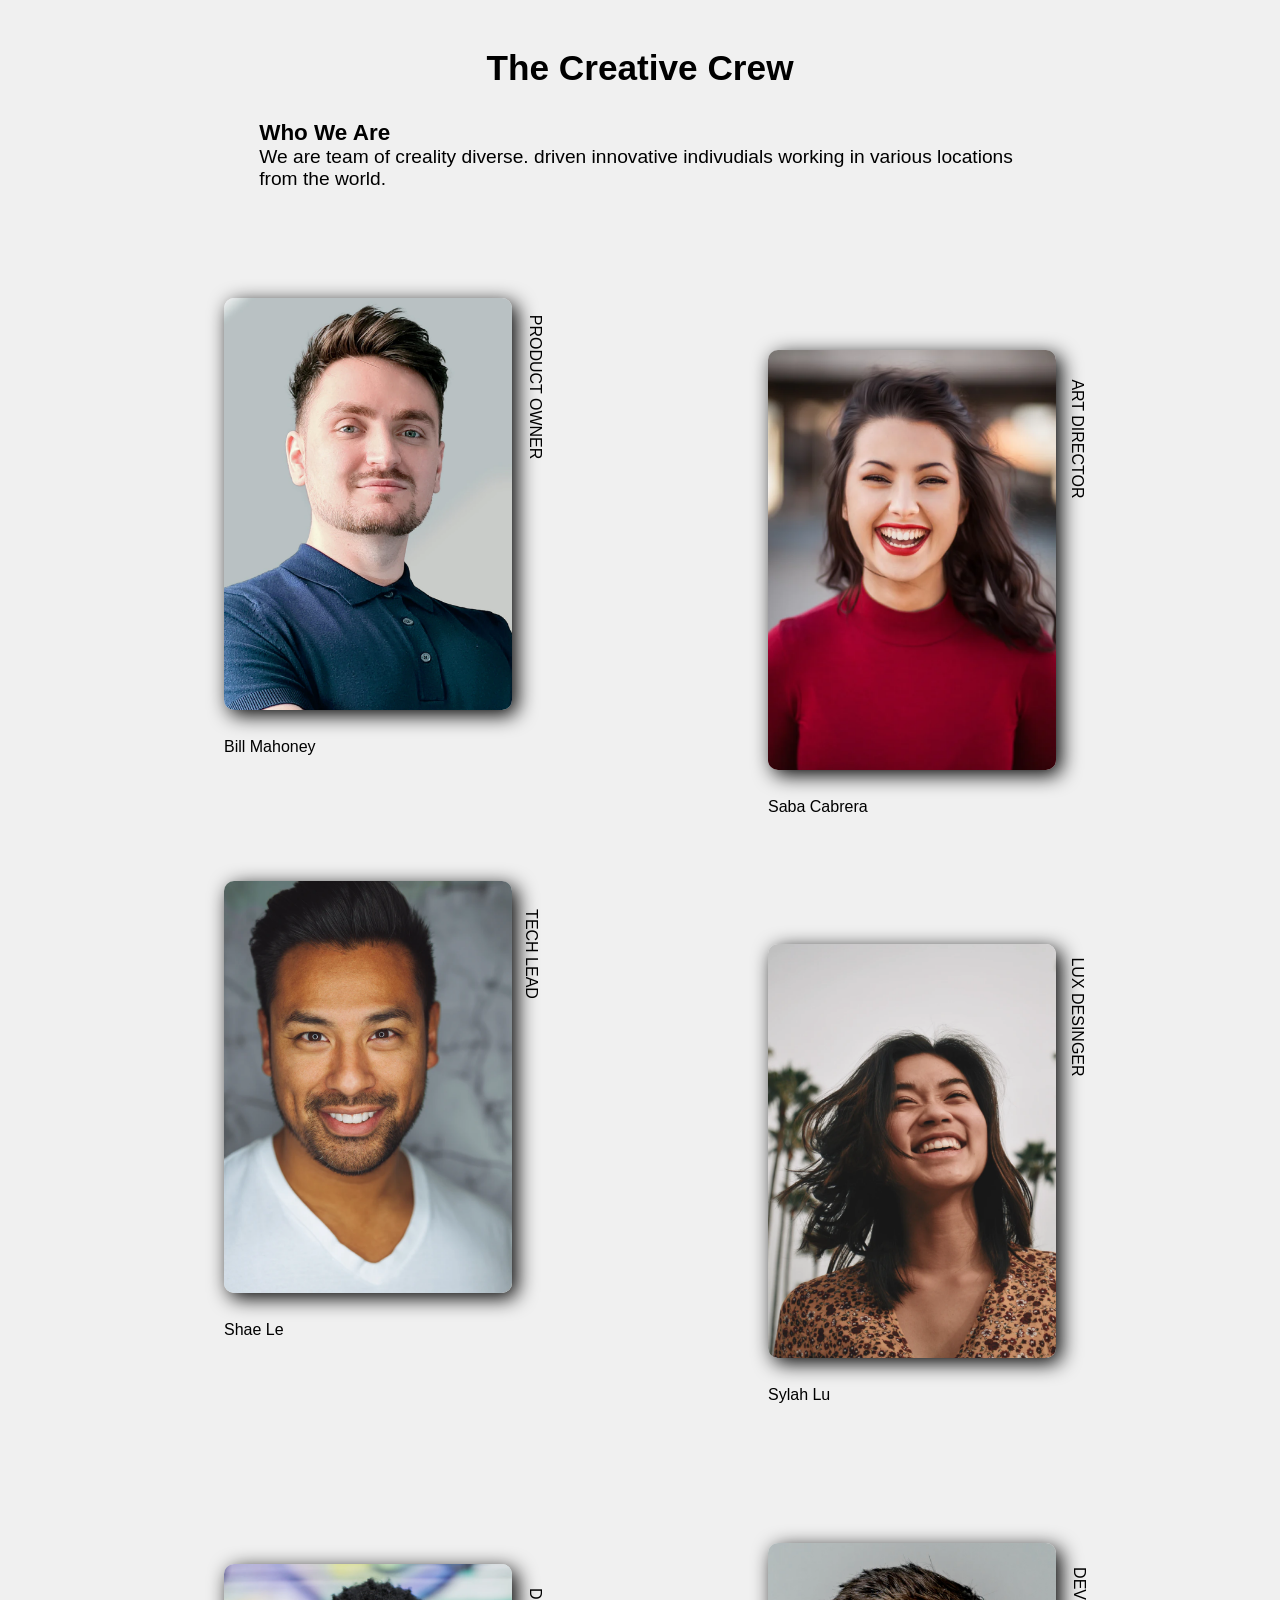
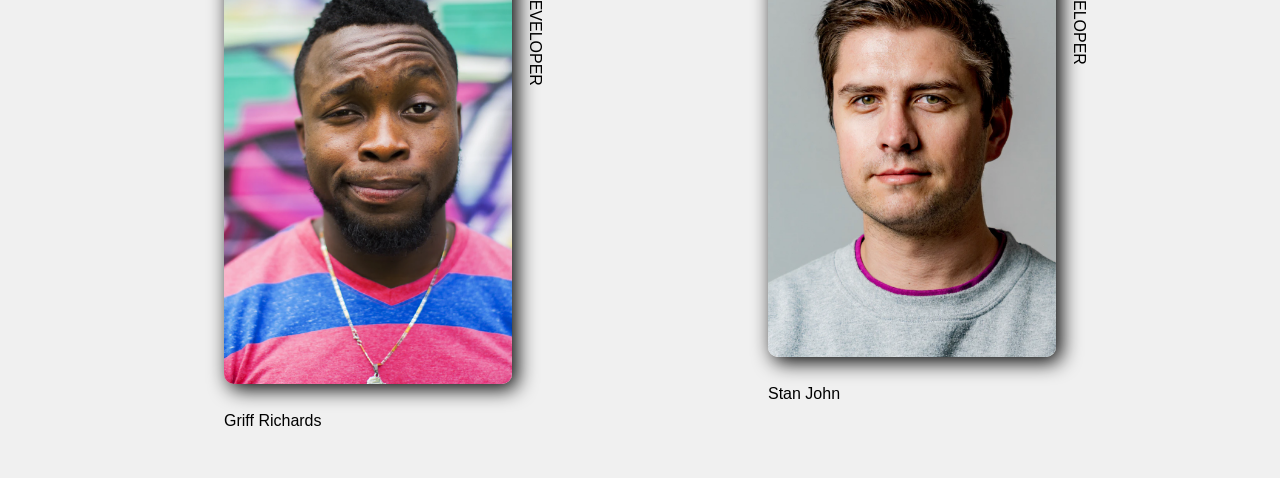
<file: index.html>
<!DOCTYPE html>
<html lang="en">
  <head>
    <meta charset="UTF-8" />
    <meta http-equiv="X-UA-Compatible" content="IE=edge" />
    <meta name="viewport" content="width=device-width, initial-scale=1.0" />
    <title>Team Member</title>
    <link rel="stylesheet" href="./style.css" />
  </head>
  <body>
    <header>
      <div class="header1"><h1>The Creative Crew</h1></div>
      <div class="header2">
        <h3>Who We Are</h3>
        <p>
          We are team of creality diverse. driven innovative indivudials working
          in various locations from the world.
        </p>
      </div>
    </header>
    <main>
      <div class="card">
        <div class="card1">
          <div><img src="./img/photo1.png" alt="" /></div>
          <div class="name">Bill Mahoney</div>
          <div class="job">PRODUCT OWNER</div>
        </div>
      </div>
      <div class="card">
        <div class="card2">
          <div><img src="./img/photo2.png" alt="" /></div>
          <div class="name">Saba Cabrera</div>
          <div class="job">ART DIRECTOR</div>
        </div>
      </div>
      <div class="card">
        <div class="card3">
          <div><img src="./img/photo3.png" alt="" /></div>
          <div class="name">Shae Le</div>
          <div class="job">TECH LEAD</div>
        </div>
      </div>
      <div class="card">
        <div class="card4">
          <div><img src="./img/photo4.png" alt="" /></div>
          <div class="name">Sylah Lu</div>
          <div class="job">LUX DESINGER</div>
        </div>
      </div>
      <div class="card">
        <div class="card5">
          <div><img src="./img/photo5.png" alt="" /></div>
          <div class="name">Griff Richards</div>
          <div class="job">DEVELOPER</div>
        </div>
      </div>
      <div class="card">
        <div class="card6">
          <div><img src="./img/photo6.png" alt="" /></div>
          <div class="name">Stan John</div>
          <div class="job">DEVELOPER</div>
        </div>
      </div>
    </main>
  </body>
</html>
</file>
<file: style.css>
* {
  margin: 0;
  padding: 0;
  box-sizing: border-box;
}
body {
  background-color: #f0f0f0;
  margin: 3rem 6rem;
  font-family: "Segoe UI", Tahoma, Geneva, Verdana, sans-serif;
}
header {
  display: flex;
  margin-bottom: 3rem;
  justify-content: center;
  align-items: center;
}
.header1 {
  font-size: 1.1rem;
  width: 40%;
  padding: 0 3rem;
}
.header2 {
  font-size: 1.2rem;
  padding: 0 3rem;
  width: 50%;
}
main {
  display: flex;
  flex-wrap: wrap;
  align-items: center;
  justify-content: center;
}
.card {
  width: 33.3%;
  display: flex;
  justify-content: center;
  cursor: pointer;
  transition: all 1s ease-in-out;
}
.card img {
  box-shadow: 5px 5px 20px black;
  border-radius: 10px;
  width: 18rem;
}
.card1,
.card2,
.card3,
.card4,
.card5,
.card6 {
  position: relative;
}

.card2,
.card5 {
  margin-top: 10rem;
}
.job {
  position: absolute;
  transform: rotate(90deg);
}
.card1 .job {
  right: -6rem;
  top: 5rem;
}
.card2 .job {
  right: -5rem;
  top: 5rem;
}
.card3 .job {
  right: -4rem;
  top: 4rem;
}
.card4 .job {
  right: -5rem;
  top: 4rem;
}
.card5 .job {
  right: -4.5rem;
  top: 4rem;
}
.card6 .job {
  right: -4.5rem;
  top: 4rem;
}
.name {
  margin-top: 1.5rem;
}
.card:hover {
  transform: scale(115%);
}
.card:hover img {
  box-shadow: 5px 5px 20px purple;
  transition: all 1s ease-in-out;
}
@media screen and (max-width: 1280px) {
  header {
    flex-direction: column;
    align-items: center;
  }
  .header1 {
    padding: 0;
    margin-bottom: 2rem;
    width: 100%;
    text-align: center;
  }
  .header2 {
    padding: 0;
    width: 70%;
  }
  .card {
    width: 50%;
  }
  .card1,
  .card2,
  .card3 {
    margin-top: 0;
    margin-bottom: 1rem;
  }
  .card2,
  .card4,
  .card6 {
    margin-top: 7rem;
  }
}
@media screen and (max-width: 900px) {
  .card {
    width: 100%;
  }
  body {
    min-width: 400px;
    width: 100%;
    margin: 0;
    padding: 3rem;
  }
  .card1,
  .card2,
  .card3,
  .card4,
  .card5,
  .card6 {
    margin: 2rem 0;
  }
}
</file>
